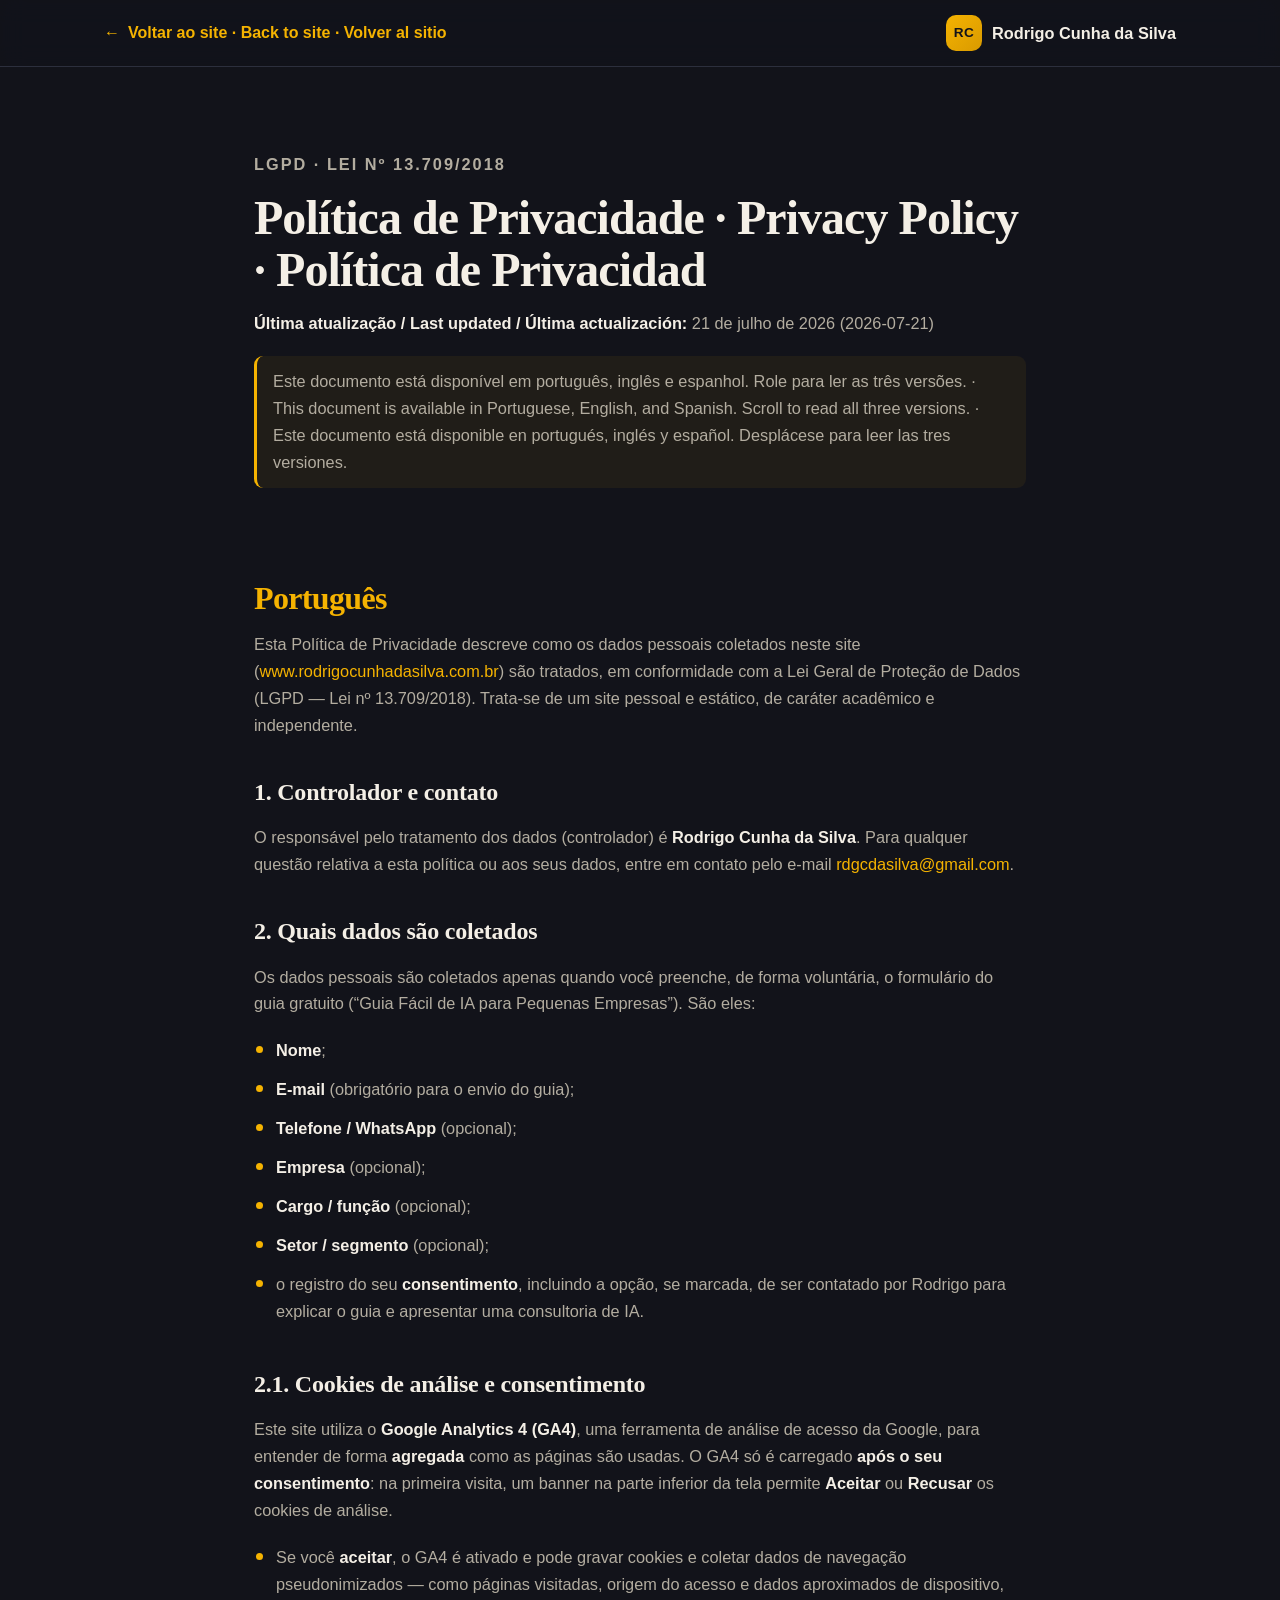
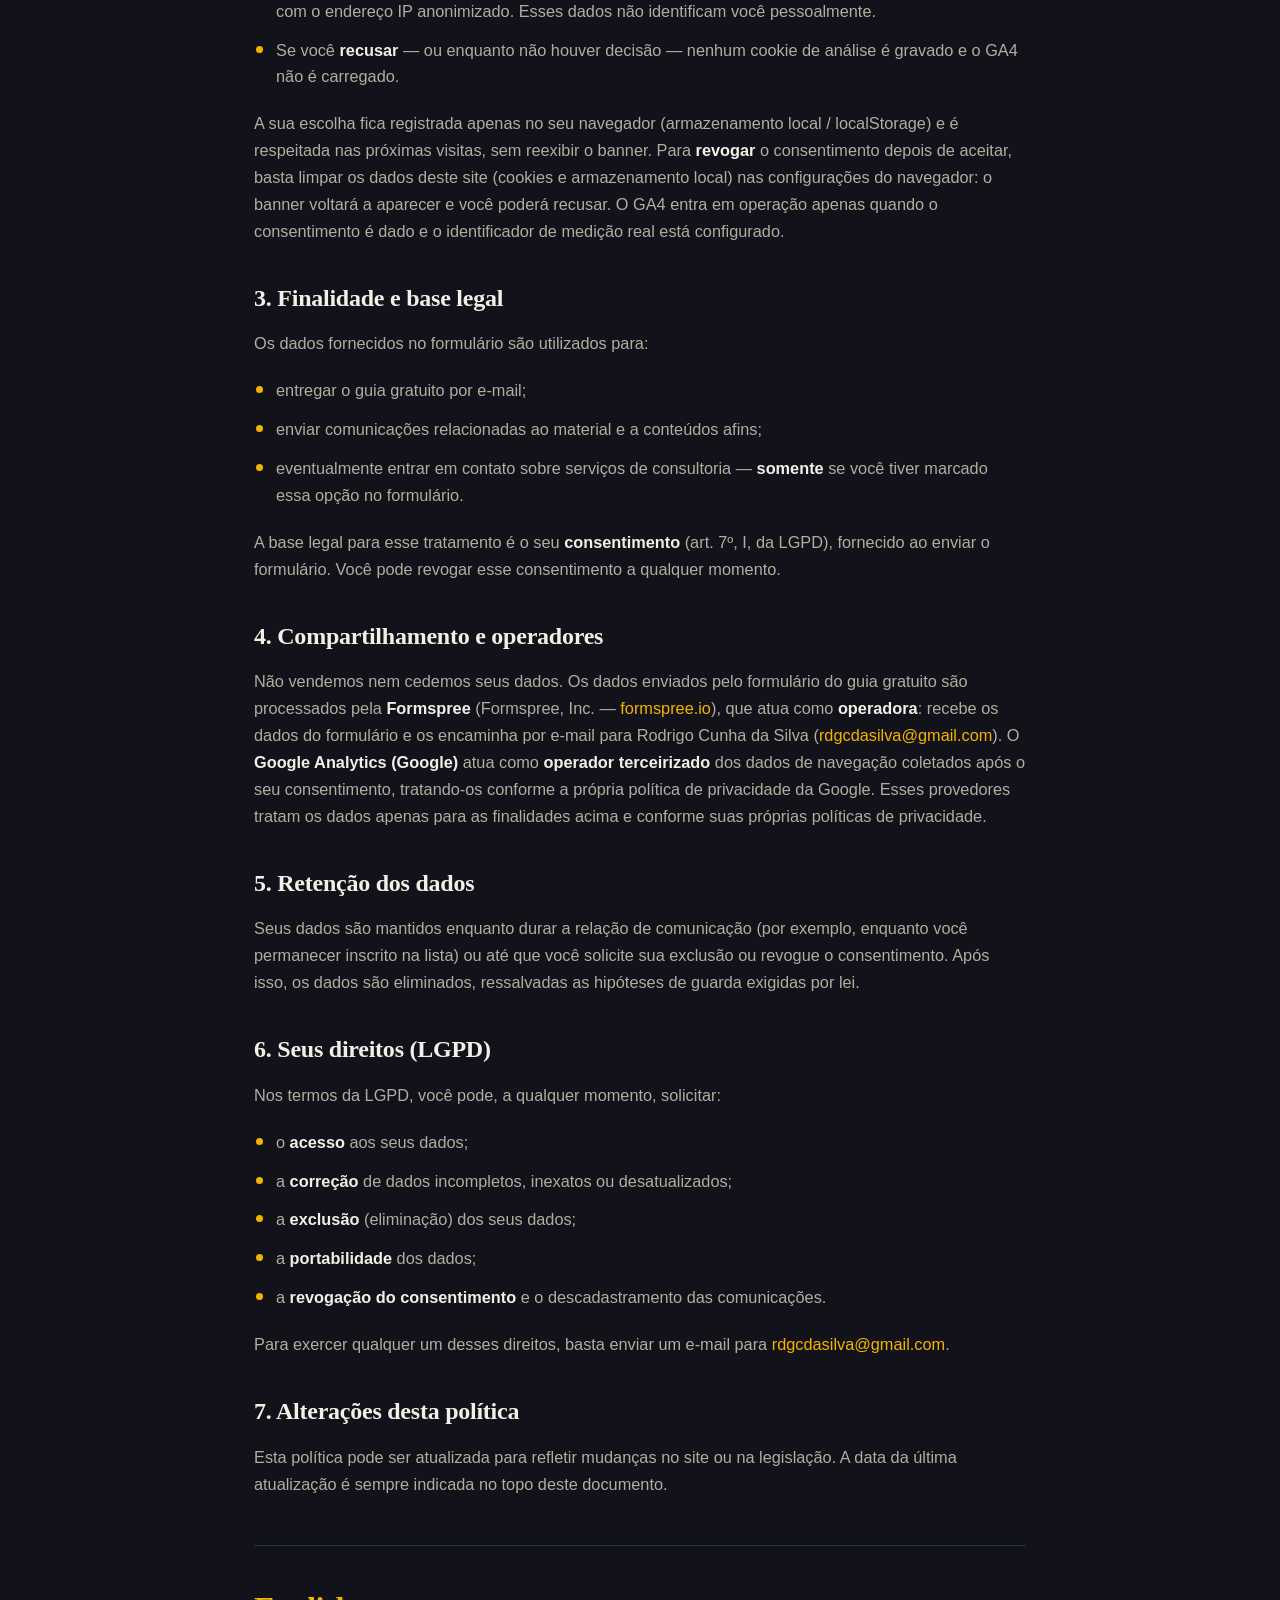
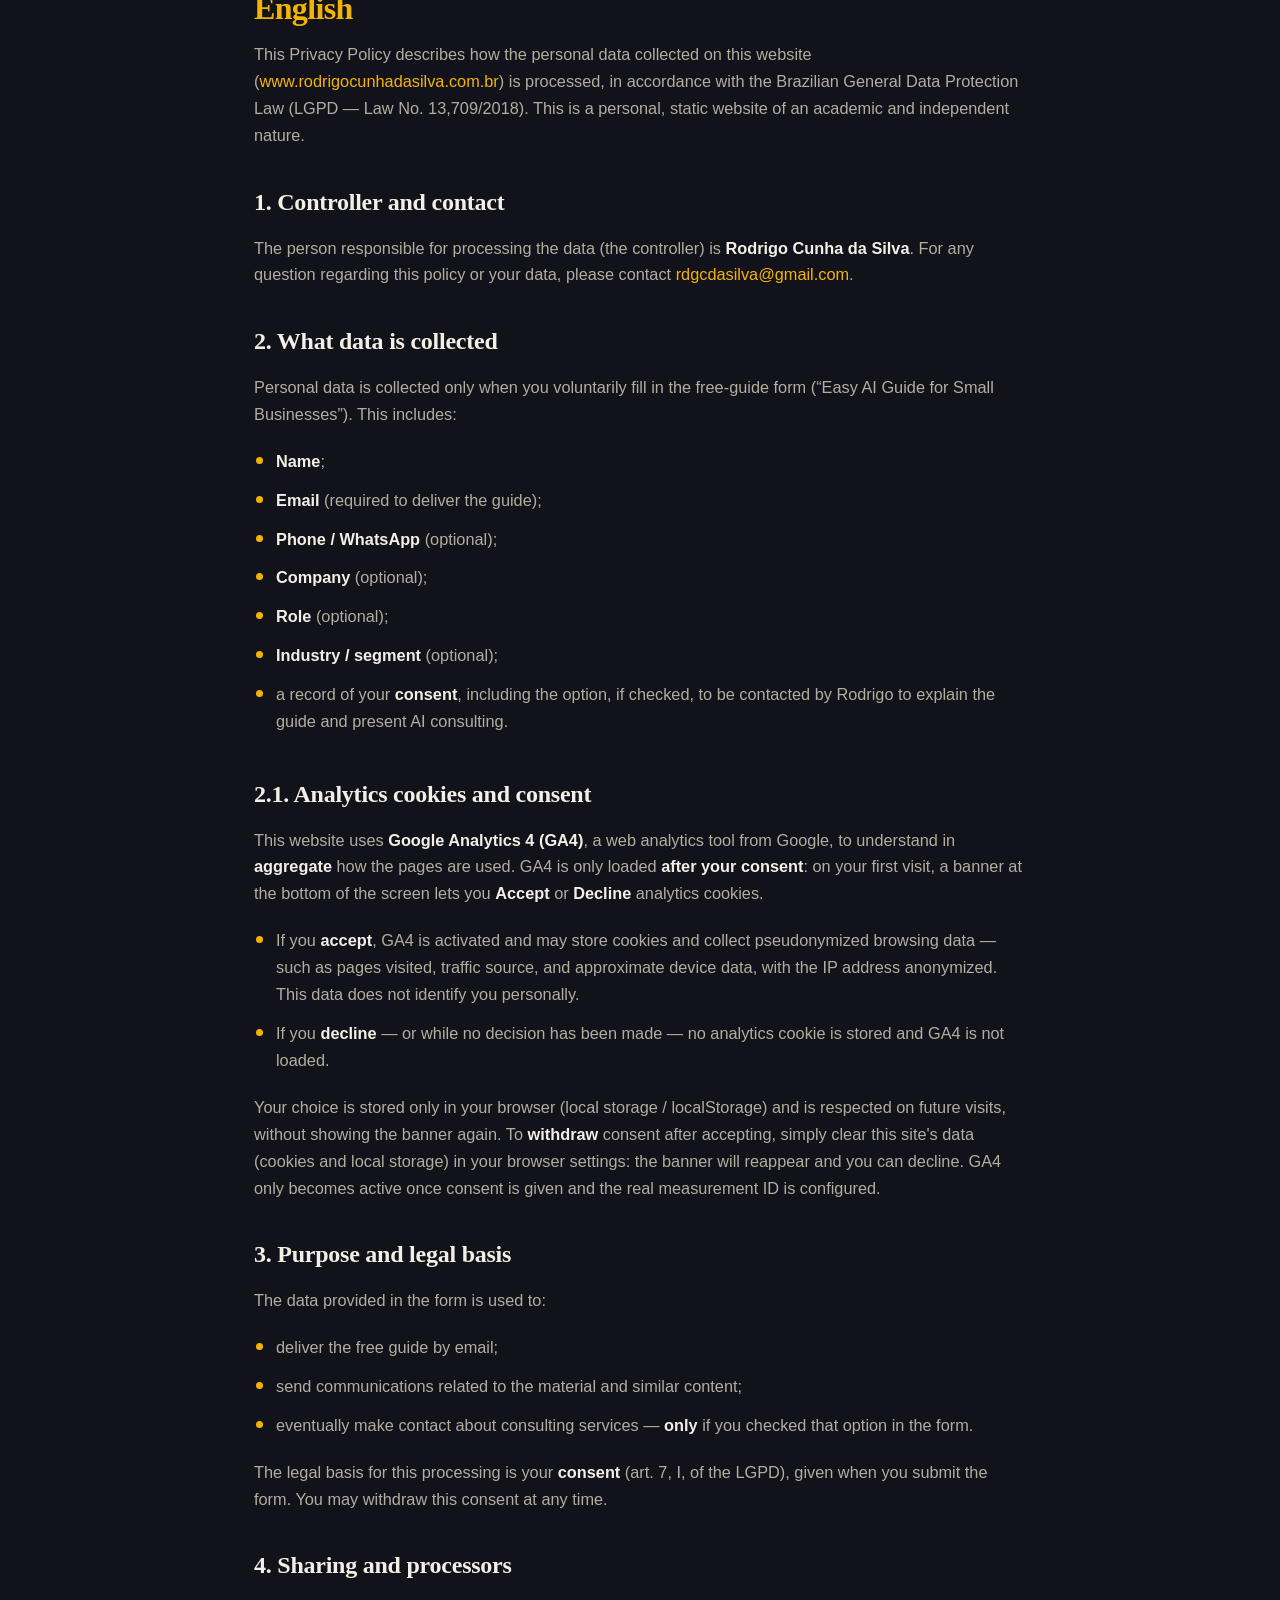
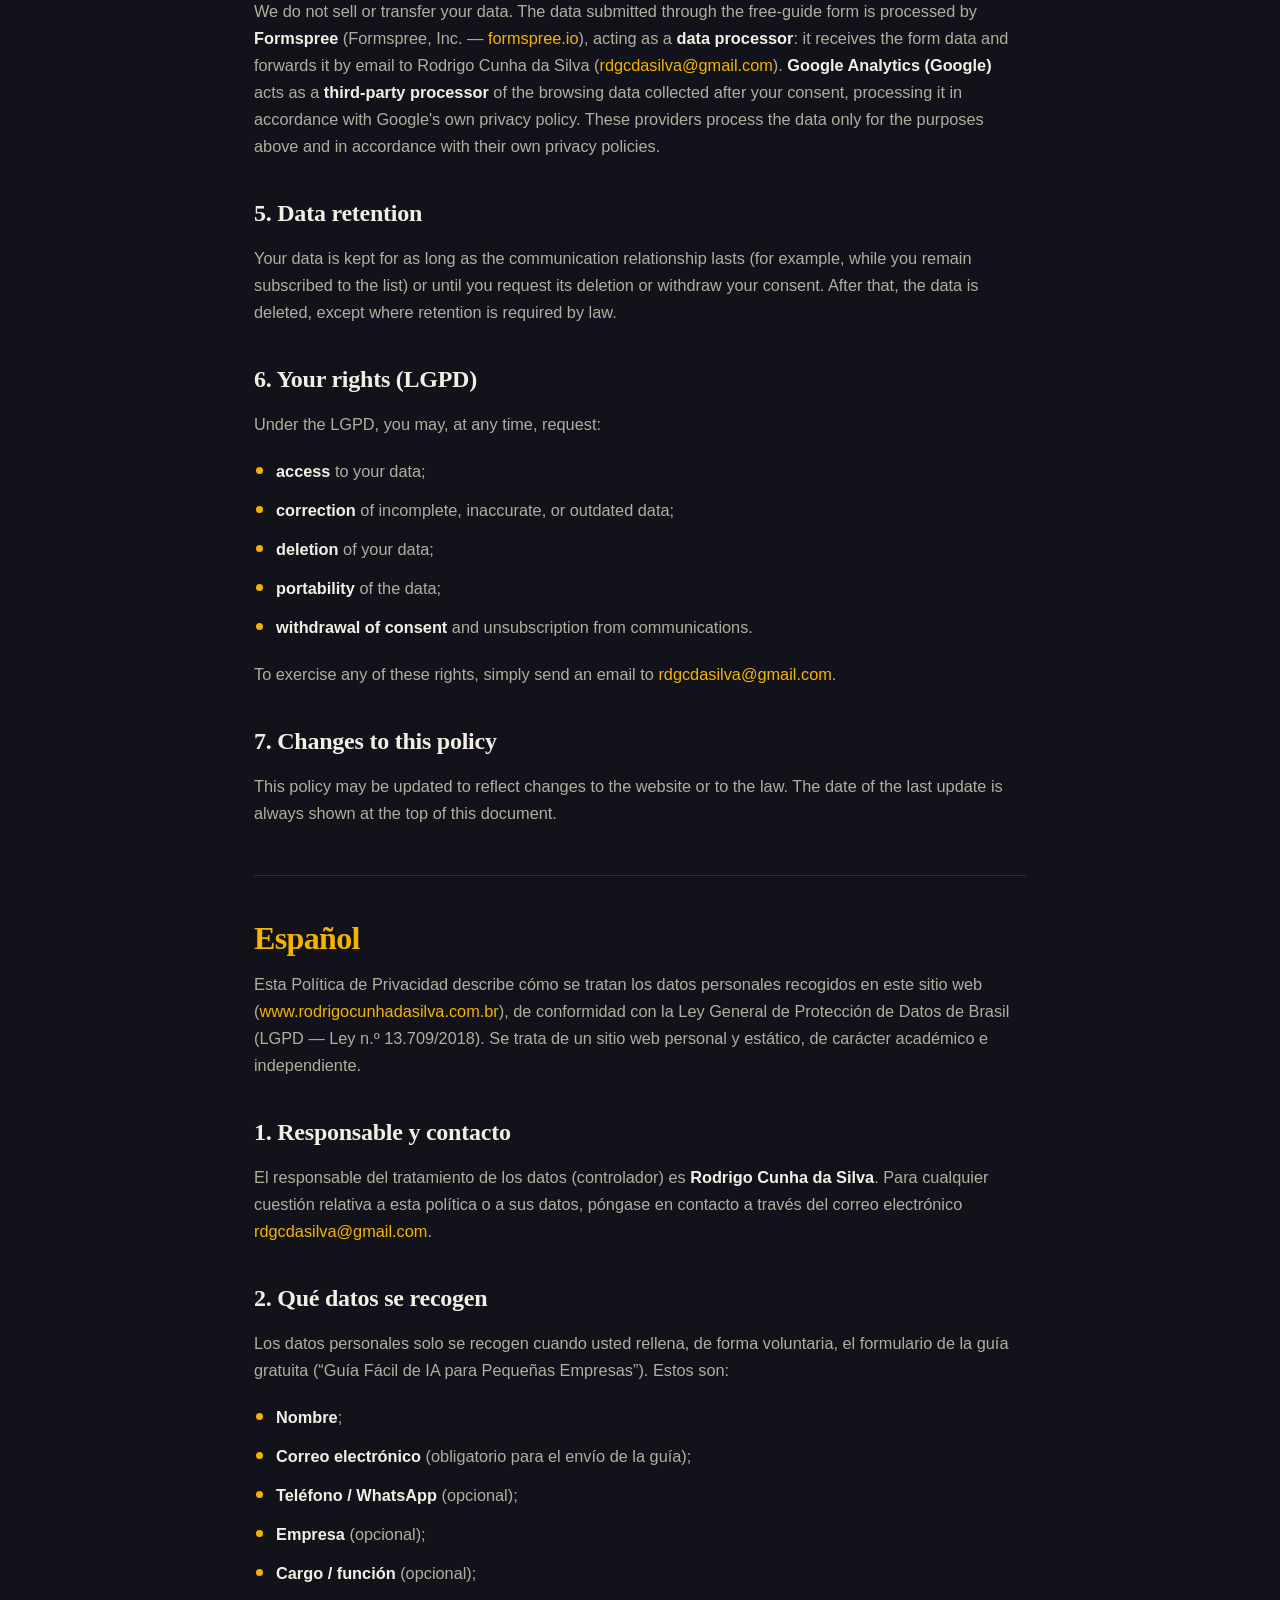
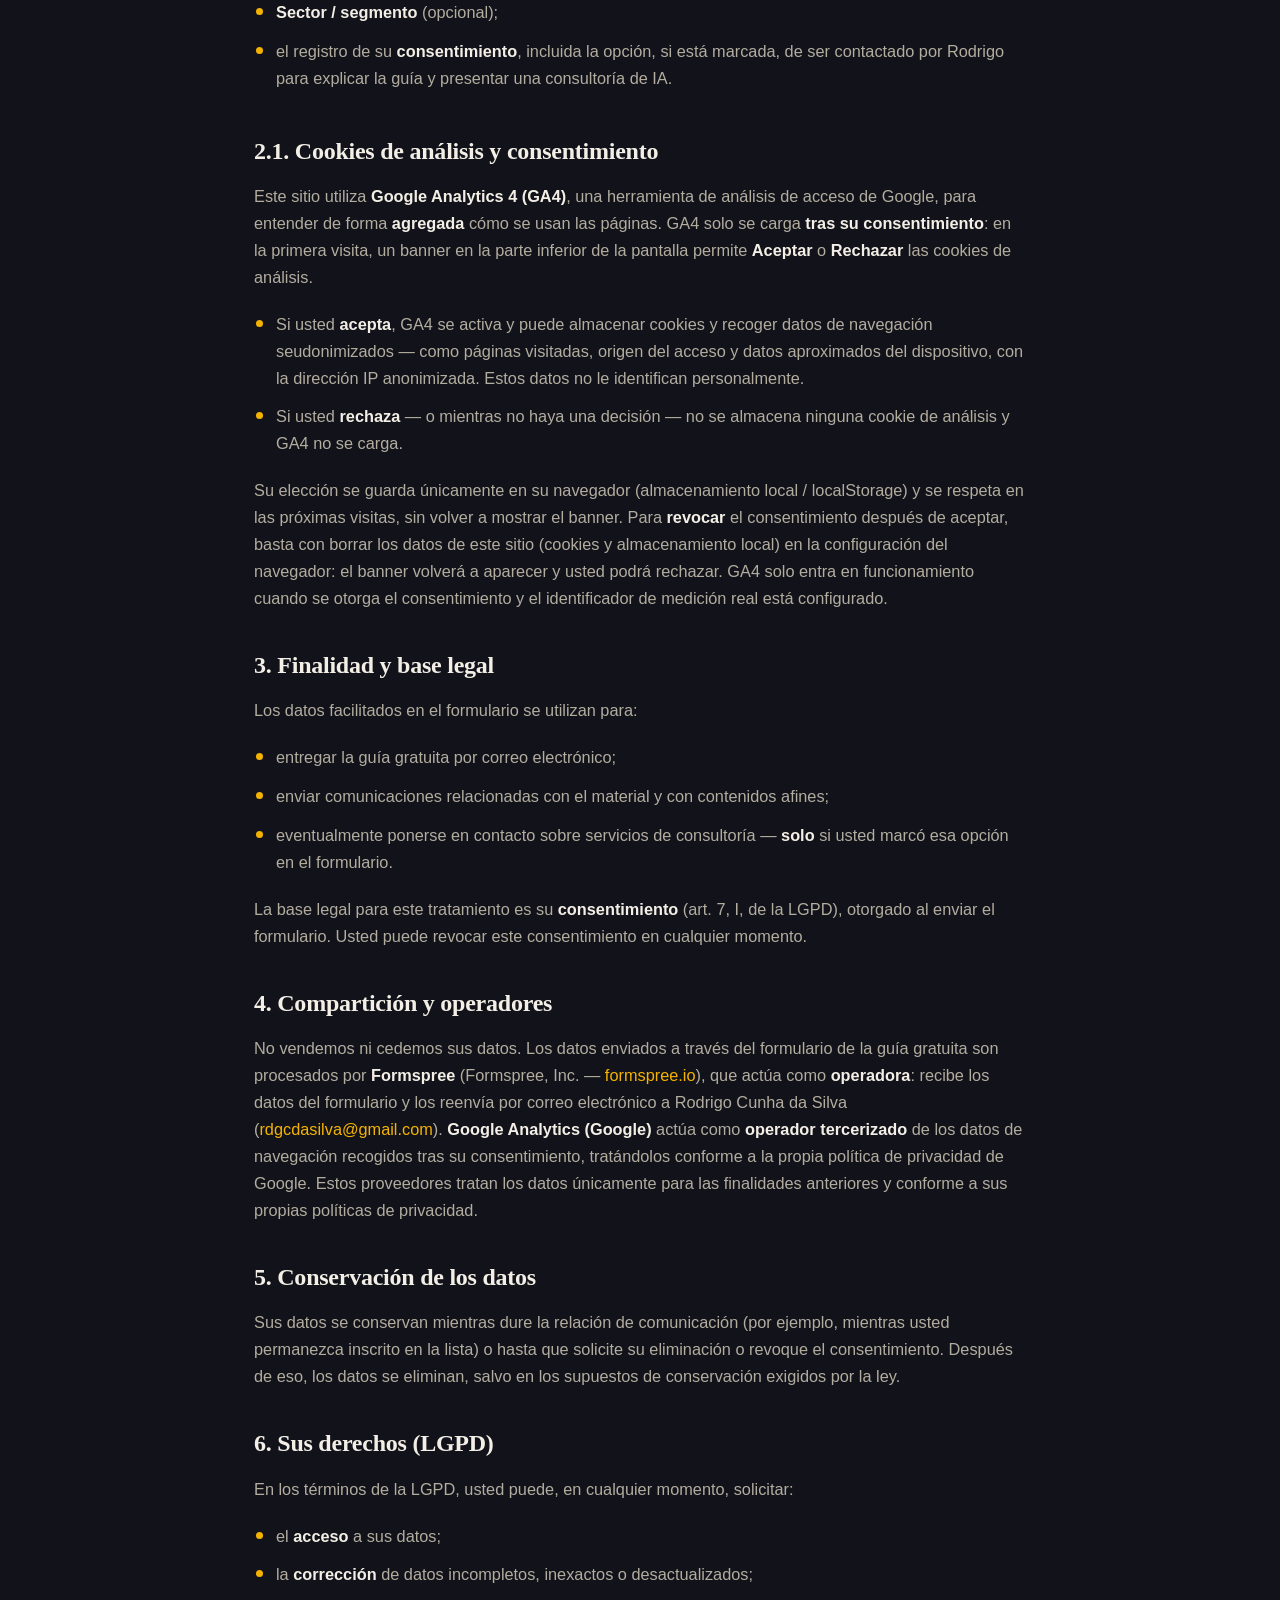
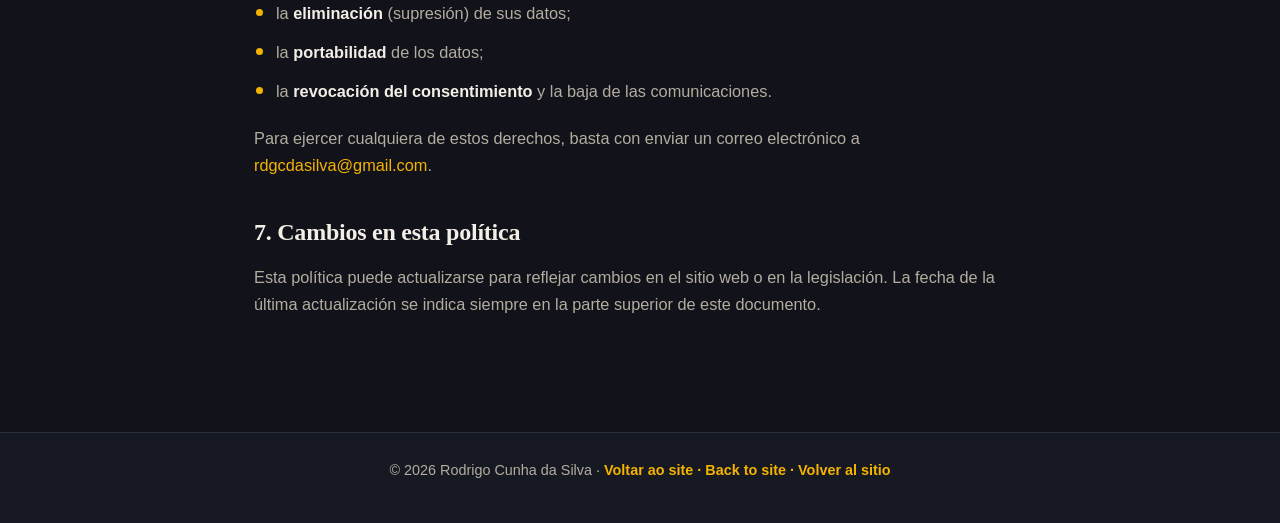
<file: privacidade.html>
<!DOCTYPE html>
<html lang="pt-BR">
<head>
  <meta charset="UTF-8">
  <meta name="viewport" content="width=device-width, initial-scale=1.0">
  <meta name="robots" content="noindex,follow">
  <meta name="description" content="Política de Privacidade e aviso de LGPD do site de Rodrigo Cunha da Silva. Como os dados coletados pelo formulário do guia gratuito são usados e quais são os seus direitos.">
  <title>Política de Privacidade · Rodrigo Cunha da Silva</title>
  <link rel="canonical" href="https://www.rodrigocunhadasilva.com.br/privacidade.html">
  <link rel="stylesheet" href="styles.css">
  <link rel="icon" type="image/svg+xml" href="assets/favicon.svg">
  <link rel="icon" href="data:image/svg+xml,<svg xmlns='http://www.w3.org/2000/svg' viewBox='0 0 100 100'><text y='.9em' font-size='90'>📊</text></svg>">
  <style>
    /* Página estática de política — reaproveita os tokens de styles.css */
    .policy-header {
      position: sticky; top: 0; z-index: 100;
      background: color-mix(in srgb, var(--bg) 82%, transparent);
      backdrop-filter: saturate(160%) blur(12px);
      -webkit-backdrop-filter: saturate(160%) blur(12px);
      border-bottom: 1px solid var(--border);
    }
    .policy-header-inner {
      max-width: var(--maxw); margin: 0 auto;
      height: var(--nav-h); padding: 0 24px;
      display: flex; align-items: center; justify-content: space-between; gap: 16px;
    }
    .policy-back {
      display: inline-flex; align-items: center; gap: 8px;
      font-weight: 600; color: var(--accent);
      transition: color 0.2s ease, transform 0.2s ease;
    }
    .policy-back:hover { color: var(--accent-600); transform: translateX(-2px); }
    .policy-brand { display: flex; align-items: center; gap: 10px; font-weight: 700; }
    .policy-main { padding: clamp(48px, 8vw, 84px) 0 clamp(60px, 9vw, 100px); }
    .policy-wrap { max-width: 820px; margin: 0 auto; padding: 0 24px; }
    .policy-kicker {
      text-transform: uppercase; letter-spacing: 2px;
      font-size: 0.76rem; font-weight: 700; color: var(--accent); margin-bottom: 10px;
    }
    .policy-h1 {
      font-family: var(--font-display);
      font-size: clamp(2rem, 5vw, 3rem); line-height: 1.08;
      letter-spacing: -0.02em; color: var(--text); margin-bottom: 14px;
    }
    .policy-updated { color: var(--text-muted); font-size: 0.92rem; margin-bottom: 8px; }
    .policy-lang-note {
      color: var(--text-muted); font-size: 0.92rem;
      border-left: 3px solid var(--accent); background: var(--accent-020);
      padding: 12px 16px; border-radius: var(--radius-sm); margin-top: 20px;
    }
    .policy-section {
      margin-top: 48px; padding-top: 36px; border-top: 1px solid var(--border);
    }
    .policy-section:first-of-type { border-top: none; }
    .policy-lang-title {
      font-family: var(--font-display);
      font-size: clamp(1.5rem, 3.4vw, 2rem); letter-spacing: -0.02em;
      color: var(--accent); margin-bottom: 6px;
    }
    .policy-h2 {
      font-family: var(--font-display);
      font-size: clamp(1.2rem, 2.6vw, 1.5rem); letter-spacing: -0.01em;
      color: var(--text); margin: 34px 0 12px;
    }
    .policy-wrap p { color: var(--text-muted); font-size: 1.02rem; margin-bottom: 14px; }
    .policy-wrap ul { list-style: none; margin: 0 0 14px; padding: 0; }
    .policy-wrap ul li {
      color: var(--text-muted); font-size: 1.02rem;
      padding: 6px 0 6px 22px; position: relative;
    }
    .policy-wrap ul li::before {
      content: ""; position: absolute; left: 2px; top: 15px;
      width: 7px; height: 7px; border-radius: 50%;
      background: var(--accent);
    }
    .policy-wrap a.inline-link {
      color: var(--accent); border-bottom: 1px solid transparent;
      transition: border-color 0.2s ease;
    }
    .policy-wrap a.inline-link:hover { border-bottom-color: var(--accent); }
    .policy-wrap strong { color: var(--text); }
    .policy-footer {
      background: var(--bg-2); border-top: 1px solid var(--border);
      padding: 26px 0; text-align: center;
    }
    .policy-footer p { color: var(--text-muted); font-size: 0.9rem; }
    .policy-footer a { color: var(--accent); font-weight: 600; }
  </style>
</head>
<body>
  <header class="policy-header">
    <div class="policy-header-inner">
      <a href="index.html" class="policy-back" aria-label="Voltar ao site">
        <span aria-hidden="true">←</span>
        <span>Voltar ao site · Back to site · Volver al sitio</span>
      </a>
      <span class="policy-brand">
        <span class="brand-mark" aria-hidden="true">RC</span>
        <span class="brand-text">Rodrigo Cunha da Silva</span>
      </span>
    </div>
  </header>

  <main class="policy-main">
    <div class="policy-wrap">
      <p class="policy-kicker">LGPD · Lei nº 13.709/2018</p>
      <h1 class="policy-h1">Política de Privacidade · Privacy Policy · Política de Privacidad</h1>
      <p class="policy-updated"><strong>Última atualização / Last updated / Última actualización:</strong> 21 de julho de 2026 (2026-07-21)</p>
      <p class="policy-lang-note">
        Este documento está disponível em português, inglês e espanhol. Role para ler as três versões. ·
        This document is available in Portuguese, English, and Spanish. Scroll to read all three versions. ·
        Este documento está disponible en portugués, inglés y español. Desplácese para leer las tres versiones.
      </p>

      <!-- ==================== PORTUGUÊS ==================== -->
      <section class="policy-section" lang="pt-BR" aria-labelledby="pt-title">
        <h2 class="policy-lang-title" id="pt-title">Português</h2>

        <p>
          Esta Política de Privacidade descreve como os dados pessoais coletados neste site
          (<a class="inline-link" href="https://www.rodrigocunhadasilva.com.br/">www.rodrigocunhadasilva.com.br</a>)
          são tratados, em conformidade com a Lei Geral de Proteção de Dados (LGPD — Lei nº 13.709/2018).
          Trata-se de um site pessoal e estático, de caráter acadêmico e independente.
        </p>

        <h3 class="policy-h2">1. Controlador e contato</h3>
        <p>
          O responsável pelo tratamento dos dados (controlador) é <strong>Rodrigo Cunha da Silva</strong>.
          Para qualquer questão relativa a esta política ou aos seus dados, entre em contato pelo e-mail
          <a class="inline-link" href="mailto:rdgcdasilva@gmail.com">rdgcdasilva@gmail.com</a>.
        </p>

        <h3 class="policy-h2">2. Quais dados são coletados</h3>
        <p>
          Os dados pessoais são coletados apenas quando você preenche, de forma voluntária, o
          formulário do guia gratuito (“Guia Fácil de IA para Pequenas Empresas”). São eles:
        </p>
        <ul>
          <li><strong>Nome</strong>;</li>
          <li><strong>E-mail</strong> (obrigatório para o envio do guia);</li>
          <li><strong>Telefone / WhatsApp</strong> (opcional);</li>
          <li><strong>Empresa</strong> (opcional);</li>
          <li><strong>Cargo / função</strong> (opcional);</li>
          <li><strong>Setor / segmento</strong> (opcional);</li>
          <li>o registro do seu <strong>consentimento</strong>, incluindo a opção, se marcada, de ser
            contatado por Rodrigo para explicar o guia e apresentar uma consultoria de IA.</li>
        </ul>
        <h3 class="policy-h2">2.1. Cookies de análise e consentimento</h3>
        <p>
          Este site utiliza o <strong>Google Analytics 4 (GA4)</strong>, uma ferramenta de análise de
          acesso da Google, para entender de forma <strong>agregada</strong> como as páginas são usadas.
          O GA4 só é carregado <strong>após o seu consentimento</strong>: na primeira visita, um banner
          na parte inferior da tela permite <strong>Aceitar</strong> ou <strong>Recusar</strong> os
          cookies de análise.
        </p>
        <ul>
          <li>Se você <strong>aceitar</strong>, o GA4 é ativado e pode gravar cookies e coletar dados de
            navegação pseudonimizados — como páginas visitadas, origem do acesso e dados aproximados de
            dispositivo, com o endereço IP anonimizado. Esses dados não identificam você pessoalmente.</li>
          <li>Se você <strong>recusar</strong> — ou enquanto não houver decisão — nenhum cookie de análise
            é gravado e o GA4 não é carregado.</li>
        </ul>
        <p>
          A sua escolha fica registrada apenas no seu navegador (armazenamento local / localStorage) e é
          respeitada nas próximas visitas, sem reexibir o banner. Para <strong>revogar</strong> o
          consentimento depois de aceitar, basta limpar os dados deste site (cookies e armazenamento
          local) nas configurações do navegador: o banner voltará a aparecer e você poderá recusar. O
          GA4 entra em operação apenas quando o consentimento é dado e o identificador de medição real
          está configurado.
        </p>

        <h3 class="policy-h2">3. Finalidade e base legal</h3>
        <p>Os dados fornecidos no formulário são utilizados para:</p>
        <ul>
          <li>entregar o guia gratuito por e-mail;</li>
          <li>enviar comunicações relacionadas ao material e a conteúdos afins;</li>
          <li>eventualmente entrar em contato sobre serviços de consultoria — <strong>somente</strong> se
            você tiver marcado essa opção no formulário.</li>
        </ul>
        <p>
          A base legal para esse tratamento é o seu <strong>consentimento</strong> (art. 7º, I, da LGPD),
          fornecido ao enviar o formulário. Você pode revogar esse consentimento a qualquer momento.
        </p>

        <h3 class="policy-h2">4. Compartilhamento e operadores</h3>
        <p>
          Não vendemos nem cedemos seus dados. Os dados enviados pelo formulário do guia gratuito são
          processados pela <strong>Formspree</strong> (Formspree, Inc. — <a class="inline-link" href="https://formspree.io" target="_blank" rel="noopener">formspree.io</a>),
          que atua como <strong>operadora</strong>: recebe os dados do formulário e os encaminha por e-mail
          para Rodrigo Cunha da Silva (<a class="inline-link" href="mailto:rdgcdasilva@gmail.com">rdgcdasilva@gmail.com</a>).
          O <strong>Google Analytics (Google)</strong> atua como <strong>operador terceirizado</strong> dos
          dados de navegação coletados após o seu consentimento, tratando-os conforme a própria política
          de privacidade da Google. Esses provedores tratam os dados apenas para as finalidades acima e
          conforme suas próprias políticas de privacidade.
        </p>

        <h3 class="policy-h2">5. Retenção dos dados</h3>
        <p>
          Seus dados são mantidos enquanto durar a relação de comunicação (por exemplo, enquanto você
          permanecer inscrito na lista) ou até que você solicite sua exclusão ou revogue o consentimento.
          Após isso, os dados são eliminados, ressalvadas as hipóteses de guarda exigidas por lei.
        </p>

        <h3 class="policy-h2">6. Seus direitos (LGPD)</h3>
        <p>Nos termos da LGPD, você pode, a qualquer momento, solicitar:</p>
        <ul>
          <li>o <strong>acesso</strong> aos seus dados;</li>
          <li>a <strong>correção</strong> de dados incompletos, inexatos ou desatualizados;</li>
          <li>a <strong>exclusão</strong> (eliminação) dos seus dados;</li>
          <li>a <strong>portabilidade</strong> dos dados;</li>
          <li>a <strong>revogação do consentimento</strong> e o descadastramento das comunicações.</li>
        </ul>
        <p>
          Para exercer qualquer um desses direitos, basta enviar um e-mail para
          <a class="inline-link" href="mailto:rdgcdasilva@gmail.com">rdgcdasilva@gmail.com</a>.
        </p>

        <h3 class="policy-h2">7. Alterações desta política</h3>
        <p>
          Esta política pode ser atualizada para refletir mudanças no site ou na legislação. A data da
          última atualização é sempre indicada no topo deste documento.
        </p>
      </section>

      <!-- ==================== ENGLISH ==================== -->
      <section class="policy-section" lang="en" aria-labelledby="en-title">
        <h2 class="policy-lang-title" id="en-title">English</h2>

        <p>
          This Privacy Policy describes how the personal data collected on this website
          (<a class="inline-link" href="https://www.rodrigocunhadasilva.com.br/">www.rodrigocunhadasilva.com.br</a>)
          is processed, in accordance with the Brazilian General Data Protection Law
          (LGPD — Law No. 13,709/2018). This is a personal, static website of an academic and
          independent nature.
        </p>

        <h3 class="policy-h2">1. Controller and contact</h3>
        <p>
          The person responsible for processing the data (the controller) is
          <strong>Rodrigo Cunha da Silva</strong>. For any question regarding this policy or your data,
          please contact
          <a class="inline-link" href="mailto:rdgcdasilva@gmail.com">rdgcdasilva@gmail.com</a>.
        </p>

        <h3 class="policy-h2">2. What data is collected</h3>
        <p>
          Personal data is collected only when you voluntarily fill in the free-guide form
          (“Easy AI Guide for Small Businesses”). This includes:
        </p>
        <ul>
          <li><strong>Name</strong>;</li>
          <li><strong>Email</strong> (required to deliver the guide);</li>
          <li><strong>Phone / WhatsApp</strong> (optional);</li>
          <li><strong>Company</strong> (optional);</li>
          <li><strong>Role</strong> (optional);</li>
          <li><strong>Industry / segment</strong> (optional);</li>
          <li>a record of your <strong>consent</strong>, including the option, if checked, to be
            contacted by Rodrigo to explain the guide and present AI consulting.</li>
        </ul>
        <h3 class="policy-h2">2.1. Analytics cookies and consent</h3>
        <p>
          This website uses <strong>Google Analytics 4 (GA4)</strong>, a web analytics tool from Google,
          to understand in <strong>aggregate</strong> how the pages are used. GA4 is only loaded
          <strong>after your consent</strong>: on your first visit, a banner at the bottom of the screen
          lets you <strong>Accept</strong> or <strong>Decline</strong> analytics cookies.
        </p>
        <ul>
          <li>If you <strong>accept</strong>, GA4 is activated and may store cookies and collect
            pseudonymized browsing data — such as pages visited, traffic source, and approximate device
            data, with the IP address anonymized. This data does not identify you personally.</li>
          <li>If you <strong>decline</strong> — or while no decision has been made — no analytics cookie
            is stored and GA4 is not loaded.</li>
        </ul>
        <p>
          Your choice is stored only in your browser (local storage / localStorage) and is respected on
          future visits, without showing the banner again. To <strong>withdraw</strong> consent after
          accepting, simply clear this site's data (cookies and local storage) in your browser settings:
          the banner will reappear and you can decline. GA4 only becomes active once consent is given and
          the real measurement ID is configured.
        </p>

        <h3 class="policy-h2">3. Purpose and legal basis</h3>
        <p>The data provided in the form is used to:</p>
        <ul>
          <li>deliver the free guide by email;</li>
          <li>send communications related to the material and similar content;</li>
          <li>eventually make contact about consulting services — <strong>only</strong> if you checked
            that option in the form.</li>
        </ul>
        <p>
          The legal basis for this processing is your <strong>consent</strong> (art. 7, I, of the LGPD),
          given when you submit the form. You may withdraw this consent at any time.
        </p>

        <h3 class="policy-h2">4. Sharing and processors</h3>
        <p>
          We do not sell or transfer your data. The data submitted through the free-guide form is
          processed by <strong>Formspree</strong> (Formspree, Inc. — <a class="inline-link" href="https://formspree.io" target="_blank" rel="noopener">formspree.io</a>),
          acting as a <strong>data processor</strong>: it receives the form data and forwards it by email
          to Rodrigo Cunha da Silva (<a class="inline-link" href="mailto:rdgcdasilva@gmail.com">rdgcdasilva@gmail.com</a>).
          <strong>Google Analytics (Google)</strong> acts as a <strong>third-party processor</strong> of
          the browsing data collected after your consent, processing it in accordance with Google's own
          privacy policy. These providers process the data only for the purposes above and in accordance
          with their own privacy policies.
        </p>

        <h3 class="policy-h2">5. Data retention</h3>
        <p>
          Your data is kept for as long as the communication relationship lasts (for example, while you
          remain subscribed to the list) or until you request its deletion or withdraw your consent.
          After that, the data is deleted, except where retention is required by law.
        </p>

        <h3 class="policy-h2">6. Your rights (LGPD)</h3>
        <p>Under the LGPD, you may, at any time, request:</p>
        <ul>
          <li><strong>access</strong> to your data;</li>
          <li><strong>correction</strong> of incomplete, inaccurate, or outdated data;</li>
          <li><strong>deletion</strong> of your data;</li>
          <li><strong>portability</strong> of the data;</li>
          <li><strong>withdrawal of consent</strong> and unsubscription from communications.</li>
        </ul>
        <p>
          To exercise any of these rights, simply send an email to
          <a class="inline-link" href="mailto:rdgcdasilva@gmail.com">rdgcdasilva@gmail.com</a>.
        </p>

        <h3 class="policy-h2">7. Changes to this policy</h3>
        <p>
          This policy may be updated to reflect changes to the website or to the law. The date of the
          last update is always shown at the top of this document.
        </p>
      </section>

      <!-- ==================== ESPAÑOL ==================== -->
      <section class="policy-section" lang="es" aria-labelledby="es-title">
        <h2 class="policy-lang-title" id="es-title">Español</h2>

        <p>
          Esta Política de Privacidad describe cómo se tratan los datos personales recogidos en este sitio
          web (<a class="inline-link" href="https://www.rodrigocunhadasilva.com.br/">www.rodrigocunhadasilva.com.br</a>),
          de conformidad con la Ley General de Protección de Datos de Brasil (LGPD — Ley n.º 13.709/2018).
          Se trata de un sitio web personal y estático, de carácter académico e independiente.
        </p>

        <h3 class="policy-h2">1. Responsable y contacto</h3>
        <p>
          El responsable del tratamiento de los datos (controlador) es <strong>Rodrigo Cunha da Silva</strong>.
          Para cualquier cuestión relativa a esta política o a sus datos, póngase en contacto a través del
          correo electrónico
          <a class="inline-link" href="mailto:rdgcdasilva@gmail.com">rdgcdasilva@gmail.com</a>.
        </p>

        <h3 class="policy-h2">2. Qué datos se recogen</h3>
        <p>
          Los datos personales solo se recogen cuando usted rellena, de forma voluntaria, el formulario de
          la guía gratuita (“Guía Fácil de IA para Pequeñas Empresas”). Estos son:
        </p>
        <ul>
          <li><strong>Nombre</strong>;</li>
          <li><strong>Correo electrónico</strong> (obligatorio para el envío de la guía);</li>
          <li><strong>Teléfono / WhatsApp</strong> (opcional);</li>
          <li><strong>Empresa</strong> (opcional);</li>
          <li><strong>Cargo / función</strong> (opcional);</li>
          <li><strong>Sector / segmento</strong> (opcional);</li>
          <li>el registro de su <strong>consentimiento</strong>, incluida la opción, si está marcada, de ser
            contactado por Rodrigo para explicar la guía y presentar una consultoría de IA.</li>
        </ul>
        <h3 class="policy-h2">2.1. Cookies de análisis y consentimiento</h3>
        <p>
          Este sitio utiliza <strong>Google Analytics 4 (GA4)</strong>, una herramienta de análisis de
          acceso de Google, para entender de forma <strong>agregada</strong> cómo se usan las páginas. GA4
          solo se carga <strong>tras su consentimiento</strong>: en la primera visita, un banner en la parte
          inferior de la pantalla permite <strong>Aceptar</strong> o <strong>Rechazar</strong> las cookies
          de análisis.
        </p>
        <ul>
          <li>Si usted <strong>acepta</strong>, GA4 se activa y puede almacenar cookies y recoger datos de
            navegación seudonimizados — como páginas visitadas, origen del acceso y datos aproximados del
            dispositivo, con la dirección IP anonimizada. Estos datos no le identifican personalmente.</li>
          <li>Si usted <strong>rechaza</strong> — o mientras no haya una decisión — no se almacena ninguna
            cookie de análisis y GA4 no se carga.</li>
        </ul>
        <p>
          Su elección se guarda únicamente en su navegador (almacenamiento local / localStorage) y se
          respeta en las próximas visitas, sin volver a mostrar el banner. Para <strong>revocar</strong> el
          consentimiento después de aceptar, basta con borrar los datos de este sitio (cookies y
          almacenamiento local) en la configuración del navegador: el banner volverá a aparecer y usted
          podrá rechazar. GA4 solo entra en funcionamiento cuando se otorga el consentimiento y el
          identificador de medición real está configurado.
        </p>

        <h3 class="policy-h2">3. Finalidad y base legal</h3>
        <p>Los datos facilitados en el formulario se utilizan para:</p>
        <ul>
          <li>entregar la guía gratuita por correo electrónico;</li>
          <li>enviar comunicaciones relacionadas con el material y con contenidos afines;</li>
          <li>eventualmente ponerse en contacto sobre servicios de consultoría — <strong>solo</strong> si
            usted marcó esa opción en el formulario.</li>
        </ul>
        <p>
          La base legal para este tratamiento es su <strong>consentimiento</strong> (art. 7, I, de la LGPD),
          otorgado al enviar el formulario. Usted puede revocar este consentimiento en cualquier momento.
        </p>

        <h3 class="policy-h2">4. Compartición y operadores</h3>
        <p>
          No vendemos ni cedemos sus datos. Los datos enviados a través del formulario de la guía gratuita
          son procesados por <strong>Formspree</strong> (Formspree, Inc. — <a class="inline-link" href="https://formspree.io" target="_blank" rel="noopener">formspree.io</a>),
          que actúa como <strong>operadora</strong>: recibe los datos del formulario y los reenvía por correo
          electrónico a Rodrigo Cunha da Silva (<a class="inline-link" href="mailto:rdgcdasilva@gmail.com">rdgcdasilva@gmail.com</a>).
          <strong>Google Analytics (Google)</strong> actúa como <strong>operador tercerizado</strong> de los
          datos de navegación recogidos tras su consentimiento, tratándolos conforme a la propia política de
          privacidad de Google. Estos proveedores tratan los datos únicamente para las finalidades
          anteriores y conforme a sus propias políticas de privacidad.
        </p>

        <h3 class="policy-h2">5. Conservación de los datos</h3>
        <p>
          Sus datos se conservan mientras dure la relación de comunicación (por ejemplo, mientras usted
          permanezca inscrito en la lista) o hasta que solicite su eliminación o revoque el consentimiento.
          Después de eso, los datos se eliminan, salvo en los supuestos de conservación exigidos por la ley.
        </p>

        <h3 class="policy-h2">6. Sus derechos (LGPD)</h3>
        <p>En los términos de la LGPD, usted puede, en cualquier momento, solicitar:</p>
        <ul>
          <li>el <strong>acceso</strong> a sus datos;</li>
          <li>la <strong>corrección</strong> de datos incompletos, inexactos o desactualizados;</li>
          <li>la <strong>eliminación</strong> (supresión) de sus datos;</li>
          <li>la <strong>portabilidad</strong> de los datos;</li>
          <li>la <strong>revocación del consentimiento</strong> y la baja de las comunicaciones.</li>
        </ul>
        <p>
          Para ejercer cualquiera de estos derechos, basta con enviar un correo electrónico a
          <a class="inline-link" href="mailto:rdgcdasilva@gmail.com">rdgcdasilva@gmail.com</a>.
        </p>

        <h3 class="policy-h2">7. Cambios en esta política</h3>
        <p>
          Esta política puede actualizarse para reflejar cambios en el sitio web o en la legislación. La
          fecha de la última actualización se indica siempre en la parte superior de este documento.
        </p>
      </section>
    </div>
  </main>

  <footer class="policy-footer">
    <div class="policy-wrap">
      <p>
        &copy; <span id="year">2026</span> Rodrigo Cunha da Silva ·
        <a href="index.html">Voltar ao site · Back to site · Volver al sitio</a>
      </p>
    </div>
  </footer>

  <script>
    (function () {
      var y = document.getElementById('year');
      if (y) y.textContent = new Date().getFullYear();
    })();
  </script>
</body>
</html>
</file>
<file: styles.css>
/* ============================================================
   Rodrigo Cunha da Silva — Landing Cinematográfica
   Tema fixo: grafite escuro · branco quente · âmbar (tool-yellow)
   Scroll-driven (GSAP + ScrollTrigger + Lenis) com fallbacks.
   ============================================================ */

:root {
  /* Paleta grafite cinematográfica (tema fixo escuro) */
  --bg: #12131a;
  --bg-2: #171922;
  --bg-alt: #14161f;
  --surface: #1b1e29;
  --surface-2: #21243040;
  --text: #f4efe6;         /* branco quente */
  --text-muted: #b3ada0;
  --border: #2c2f3d;

  --accent: #f5b301;       /* âmbar / tool-yellow */
  --accent-600: #d99a00;
  --accent-050: rgba(245, 179, 1, 0.12);
  --accent-020: rgba(245, 179, 1, 0.06);

  --shadow-sm: 0 1px 3px rgba(0, 0, 0, 0.5);
  --shadow-md: 0 10px 30px rgba(0, 0, 0, 0.5);
  --shadow-lg: 0 24px 60px rgba(0, 0, 0, 0.6);

  --radius: 14px;
  --radius-sm: 9px;
  --maxw: 1120px;
  --nav-h: 66px;

  --font: -apple-system, BlinkMacSystemFont, "Segoe UI", Roboto, Oxygen,
          Ubuntu, Cantarell, "Helvetica Neue", Arial, "Noto Sans", sans-serif;
  --font-display: "Iowan Old Style", "Palatino Linotype", "Book Antiqua",
          Palatino, Georgia, "Times New Roman", serif;
}

* { box-sizing: border-box; margin: 0; padding: 0; }

html {
  scroll-behavior: smooth;
  scroll-padding-top: calc(var(--nav-h) + 12px);
  background: var(--bg);
}
/* Lenis desativa scroll-behavior nativo quando o motor cinematográfico está ativo */
html.lenis, html.lenis body { height: auto; }
html.cinematic-on { scroll-behavior: auto; }
.lenis.lenis-smooth { scroll-behavior: auto !important; }

body {
  font-family: var(--font);
  background: var(--bg);
  color: var(--text);
  line-height: 1.65;
  -webkit-font-smoothing: antialiased;
  overflow-x: hidden;
}

a { color: inherit; text-decoration: none; }
img { max-width: 100%; display: block; }

.container { width: 100%; max-width: var(--maxw); margin: 0 auto; padding: 0 24px; }

/* ---------- Navbar ---------- */
.navbar {
  position: fixed;
  top: 0; left: 0; right: 0;
  z-index: 100;
  background: color-mix(in srgb, var(--bg) 78%, transparent);
  backdrop-filter: saturate(160%) blur(12px);
  -webkit-backdrop-filter: saturate(160%) blur(12px);
  border-bottom: 1px solid var(--border);
}
.nav-inner {
  max-width: var(--maxw);
  margin: 0 auto;
  height: var(--nav-h);
  padding: 0 24px;
  display: flex;
  align-items: center;
  justify-content: space-between;
}
.brand { display: flex; align-items: center; gap: 10px; font-weight: 700; }
.brand-mark {
  display: grid; place-items: center;
  width: 36px; height: 36px;
  border-radius: 10px;
  background: linear-gradient(135deg, var(--accent), var(--accent-600));
  color: #12131a;
  font-size: 0.85rem;
  letter-spacing: 0.5px;
  font-weight: 800;
}
.brand-text { font-size: 1.02rem; color: var(--text); }

.nav-links { list-style: none; display: flex; align-items: center; gap: 6px; }
.nav-links a {
  padding: 8px 12px;
  border-radius: 8px;
  color: var(--text-muted);
  font-weight: 500;
  font-size: 0.95rem;
  transition: color 0.2s ease, background 0.2s ease;
}
.nav-links a:hover,
.nav-links a.active { color: var(--text); background: var(--accent-050); }
.nav-links a.nav-cta,
.nav-links a.nav-cta:hover { color: #12131a; background: var(--accent); }
.nav-links a.nav-cta:hover { background: var(--accent-600); }

/* Seletor de idioma segmentado (PT · EN · ES) */
.lang-select-li { display: flex; align-items: center; }
.lang-select {
  display: inline-flex;
  align-items: center;
  gap: 2px;
  padding: 3px;
  border: 1px solid var(--border);
  border-radius: 10px;
  background: var(--surface);
}
.lang-opt {
  appearance: none;
  border: 0;
  min-width: 34px;
  height: 30px;
  padding: 0 9px;
  border-radius: 7px;
  background: transparent;
  color: var(--text-muted);
  cursor: pointer;
  font-family: inherit;
  font-size: 0.8rem;
  font-weight: 700;
  letter-spacing: 0.5px;
  transition: background 0.2s ease, color 0.2s ease;
}
.lang-opt:hover { color: var(--text); background: var(--accent-050); }
.lang-opt.is-active {
  color: #12131a;
  background: var(--accent);
}
.lang-opt:focus-visible {
  outline: 2px solid var(--accent);
  outline-offset: 2px;
}

.nav-cta-li { display: flex; align-items: center; }

/* Hamburger (mobile) */
.nav-toggle { display: none; }
.nav-hamburger {
  display: none;
  flex-direction: column;
  gap: 5px;
  padding: 8px;
  cursor: pointer;
  border-radius: 8px;
}
.nav-hamburger span {
  width: 24px; height: 2px;
  background: var(--text);
  border-radius: 2px;
  transition: transform 0.25s ease, opacity 0.25s ease;
}

/* Barra de progresso da jornada */
.scroll-progress {
  position: fixed;
  top: var(--nav-h); left: 0; right: 0;
  height: 3px;
  z-index: 99;
  background: transparent;
  pointer-events: none;
}
.scroll-progress span {
  display: block;
  height: 100%;
  width: 0%;
  background: linear-gradient(90deg, var(--accent-600), var(--accent));
  transition: width 0.1s linear;
}

/* ---------- Botões ---------- */
.btn {
  display: inline-block;
  padding: 12px 22px;
  border-radius: 10px;
  font-weight: 600;
  font-size: 0.98rem;
  cursor: pointer;
  border: 1px solid transparent;
  transition: transform 0.18s ease, box-shadow 0.18s ease, background 0.2s ease, color 0.2s ease;
}
.btn:hover { transform: translateY(-2px); }
.btn-sm { padding: 8px 15px; font-size: 0.9rem; }
.btn-primary {
  background: var(--accent);
  color: #12131a;
  box-shadow: var(--shadow-sm);
}
.btn-primary:hover { background: var(--accent-600); box-shadow: var(--shadow-md); }
.btn-ghost {
  background: transparent;
  color: var(--text);
  border-color: var(--border);
}
.btn-ghost:hover { border-color: var(--accent); color: var(--accent); }

/* ============================================================
   CAPÍTULOS CINEMATOGRÁFICOS
   ============================================================ */
.chapter {
  position: relative;
  width: 100%;
  /* Altura extra dá "trilho" de scroll para o pin/scrub.
     Em modo estático (fallback), vira apenas 100vh (ver abaixo). */
  height: 220vh;
  background: var(--bg);
}
.chapter-pin {
  position: relative;
  width: 100%;
  height: 100vh;
  min-height: 560px;
  overflow: hidden;
  display: flex;
  align-items: center;
}
.chapter-canvas {
  position: absolute;
  inset: 0;
  width: 100%;
  height: 100%;
  display: block;
  z-index: 0;
}
/* Backdrop de vídeo do capítulo (clipe Higgsfield). Fica sobre o canvas-poster,
   abaixo do scrim e do texto. Oculto até o vídeo estar pronto (evita frame
   preto); se falhar, o canvas-poster por baixo garante a imagem estática.
   O mesmo padrão vale para o Hero e para os capítulos fluxo/acolhimento/
   rigor/final — cada um tem seu próprio <video data-chapter-video>. */
.hero-video,
.chapter-video {
  position: absolute;
  inset: 0;
  width: 100%;
  height: 100%;
  object-fit: cover;
  display: block;
  z-index: 0;
  opacity: 0;
  pointer-events: none;
  transition: opacity 0.7s ease;
}
.hero-video.is-on,
.chapter-video.is-on { opacity: 1; }
/* Com o vídeo ativo, o canvas-poster daquele capítulo fica oculto (o vídeo o cobre). */
.chapter.chapter-video-on .chapter-canvas { opacity: 0; }

.chapter-scrim {
  position: absolute;
  inset: 0;
  z-index: 1;
  pointer-events: none;
  background:
    radial-gradient(120% 90% at 50% 100%, rgba(18,19,26,0.85), transparent 60%),
    linear-gradient(180deg, rgba(18,19,26,0.55) 0%, rgba(18,19,26,0.15) 35%, rgba(18,19,26,0.6) 100%);
}
.chapter-overlay {
  position: relative;
  z-index: 2;
  width: 100%;
  max-width: var(--maxw);
  margin: 0 auto;
  padding: 0 24px;
}
.hero-overlay { text-align: left; }

/* ---------- Capítulo 05 · Impacto (final) ----------
   O clipe deste capítulo tem a figura à ESQUERDA e espaço negativo
   quente à DIREITA. Deslocamos o texto/CTA para a metade direita, sobre
   esse espaço livre, para não sobrepor a figura. Só afeta #cap-final. */
#cap-final .chapter-overlay {
  max-width: none;
  margin: 0;
  /* empurra todo o conteúdo para a ~metade direita da viewport */
  padding-left: 52%;
  padding-right: max(24px, 4vw);
  text-align: right;
}
/* No espaço negativo à direita o texto alinha à direita, encostado na
   margem, deixando a figura à esquerda totalmente livre. */
#cap-final .chapter-kicker { margin-left: auto; }
#cap-final .chapter-title { max-width: 18ch; margin-left: auto; }
#cap-final .chapter-lead { max-width: 46ch; margin-left: auto; }
#cap-final .hero-cta { justify-content: flex-end; }
/* Ensaio de fecho (substitui o CTA repetido). Alinhado à direita, sobre o
   espaço negativo/scrim, com largura contida para caber no quadro. */
#cap-final .final-essay { max-width: 52ch; margin-left: auto; margin-top: 26px; }
.final-essay-kicker {
  text-transform: uppercase;
  letter-spacing: 3px;
  font-size: 0.74rem;
  font-weight: 700;
  color: var(--accent);
  margin-bottom: 10px;
}
.final-essay-title {
  font-family: var(--font-display);
  font-size: clamp(1.4rem, 3vw, 2rem);
  line-height: 1.1;
  letter-spacing: -0.02em;
  color: var(--text);
  margin-bottom: 14px;
}
.final-essay-text {
  font-size: clamp(1rem, 1.9vw, 1.16rem);
  line-height: 1.6;
  color: var(--text);
  text-shadow: 0 1px 12px rgba(18, 19, 26, 0.7);
}
/* Scrim enviesado para a direita: reforça a legibilidade sob o texto
   sem escurecer demais a figura à esquerda. Mantém o tom grafite/âmbar. */
#cap-final .chapter-scrim {
  background:
    radial-gradient(85% 120% at 80% 50%, rgba(18,19,26,0.82), transparent 62%),
    linear-gradient(90deg, rgba(18,19,26,0.04) 0%, rgba(18,19,26,0.32) 46%, rgba(18,19,26,0.72) 100%),
    linear-gradient(180deg, rgba(18,19,26,0.45) 0%, rgba(18,19,26,0.10) 40%, rgba(18,19,26,0.52) 100%);
}

.hero-figure {
  position: absolute;
  right: 6%;
  bottom: 0;
  z-index: 1;
  width: min(38vw, 360px);
  height: 78vh;
  opacity: 0.9;
  pointer-events: none;
  filter: drop-shadow(0 0 40px rgba(245,179,1,0.15));
}
@media (max-width: 820px) { .hero-figure { opacity: 0.45; right: -4%; width: 60vw; } }
/* Com a imagem de referência real carregada, a figura real vem do canvas:
   a silhueta-placeholder é ocultada para não competir com a foto. */
html.hero-has-poster .hero-figure { display: none; }

/* Opção A: fundos limpos sem pessoas. Oculta a silhueta-figura do Hero e
   mantém os <video> dos capítulos inertes/ocultos (nenhuma figura aparece);
   o fundo visível é apenas o placeholder-gradiente grafite→âmbar. */
html.clean-placeholder .hero-figure { display: none; }
html.clean-placeholder .hero-video,
html.clean-placeholder .chapter-video { display: none; }

.chapter-kicker {
  text-transform: uppercase;
  letter-spacing: 3px;
  font-size: 0.76rem;
  font-weight: 700;
  color: var(--accent);
  margin-bottom: 18px;
}
.chapter-title {
  font-family: var(--font-display);
  font-size: clamp(2.2rem, 6vw, 4.2rem);
  line-height: 1.05;
  letter-spacing: -0.02em;
  color: var(--text);
  margin-bottom: 20px;
  max-width: 15ch;
}
.chapter-lead {
  font-size: clamp(1.05rem, 2.2vw, 1.35rem);
  color: var(--text-muted);
  max-width: 60ch;
}
.chapter-quote {
  font-family: var(--font-display);
  font-style: italic;
  font-size: clamp(1.3rem, 3vw, 2rem);
  color: var(--accent);
  margin-bottom: 18px;
  max-width: 24ch;
}

/* Hero (capítulo 1) tipografia */
.hero-eyebrow {
  text-transform: uppercase;
  letter-spacing: 2px;
  font-size: 0.8rem;
  font-weight: 700;
  color: var(--accent);
  margin-bottom: 14px;
}
.hero-overlay h1 {
  font-family: var(--font-display);
  font-size: clamp(2.6rem, 7vw, 5rem);
  line-height: 1.02;
  letter-spacing: -0.02em;
  margin-bottom: 16px;
  color: var(--text);
}
.hero-tagline {
  font-size: clamp(1.05rem, 2.4vw, 1.4rem);
  font-weight: 600;
  color: var(--text);
  margin-bottom: 16px;
  max-width: 42ch;
}
.hero-intro {
  font-size: 1.06rem;
  color: var(--text-muted);
  max-width: 52ch;
  margin-bottom: 30px;
}
.hero-cta { display: flex; gap: 14px; flex-wrap: wrap; }
.scroll-hint {
  margin-top: 34px;
  font-size: 0.82rem;
  letter-spacing: 1px;
  color: var(--text-muted);
  text-transform: uppercase;
}

/* No modo cinematográfico o GSAP controla a opacidade dos .reveal via
   inline styles (gsap.from/gsap.to). Deixamos o estado natural VISÍVEL para
   que, se o JS falhar, nada fique escondido. */
html.cinematic-on .reveal { will-change: opacity, transform; }

/* ============================================================
   SEÇÕES DE CONTEÚDO REAL
   ============================================================ */
.section {
  position: relative;
  z-index: 3;
  background: var(--bg);
  padding: clamp(60px, 9vw, 100px) 0;
}
.section-alt { background: var(--bg-alt); }

.section-eyebrow {
  text-transform: uppercase;
  letter-spacing: 2px;
  font-size: 0.76rem;
  font-weight: 700;
  color: var(--accent);
  margin-bottom: 8px;
}
.section-title {
  font-family: var(--font-display);
  font-size: clamp(1.7rem, 4vw, 2.5rem);
  letter-spacing: -0.02em;
  margin-bottom: 36px;
  color: var(--text);
}
.section-title + .section-subtitle { margin-top: -24px; }
.section-subtitle {
  color: var(--text-muted);
  font-size: 1.05rem;
  max-width: 720px;
  margin-bottom: 40px;
}

/* ============================================================
   INTRODUÇÃO — ensaio de abertura "O que move as pessoas"
   Seção normal (grafite), tipografia serifada, âmbar no eyebrow.
   ============================================================ */
.intro-section {
  padding: clamp(72px, 12vw, 128px) 0;
}
.intro-title {
  font-family: var(--font-display);
  font-size: clamp(2rem, 5.2vw, 3.1rem);
  line-height: 1.08;
  letter-spacing: -0.02em;
  color: var(--text);
  max-width: 20ch;
  margin-bottom: 28px;
}
.intro-text {
  font-size: clamp(1.08rem, 2.1vw, 1.35rem);
  line-height: 1.65;
  color: var(--text);
  max-width: 62ch;
}

/* Reveal suave para blocos de conteúdo (fade-in por IntersectionObserver) */
.section .container > * { }
.in-view-fade { opacity: 0; transform: translateY(24px); }
.in-view-fade.is-visible { opacity: 1; transform: none; transition: opacity 0.7s ease, transform 0.7s ease; }

/* ---------- Timeline ---------- */
.timeline {
  list-style: none;
  position: relative;
  margin-left: 6px;
  padding-left: 28px;
  border-left: 2px solid var(--border);
}
.timeline-item { position: relative; padding-bottom: 34px; }
.timeline-item:last-child { padding-bottom: 0; }
.timeline-item::before {
  content: "";
  position: absolute;
  left: -37px;
  top: 4px;
  width: 14px; height: 14px;
  border-radius: 50%;
  background: var(--bg);
  border: 3px solid var(--accent);
  box-shadow: 0 0 0 4px var(--bg-alt);
}
.timeline-period {
  font-size: 0.82rem;
  font-weight: 700;
  color: var(--accent);
  text-transform: uppercase;
  letter-spacing: 0.5px;
  margin-bottom: 6px;
}
.timeline-role { font-size: 1.14rem; letter-spacing: -0.01em; margin-bottom: 3px; color: var(--text); }
.timeline-org { font-weight: 600; color: var(--text); margin-bottom: 8px; }
.timeline-desc { color: var(--text-muted); font-size: 0.98rem; margin-bottom: 12px; }
.timeline-body .tags-sm { margin-top: 4px; }

.cert-block { margin-top: 44px; }
.cert-block .skills-title { margin-bottom: 16px; }

/* ---------- Sobre ---------- */
.about-grid {
  display: grid;
  grid-template-columns: 1.6fr 1fr;
  gap: 40px;
  align-items: start;
}
.about-text p { margin-bottom: 16px; color: var(--text-muted); font-size: 1.05rem; }
.about-text p:last-child { margin-bottom: 0; }

.about-video { margin: 0; max-width: 100%; text-align: center; }
.about-video-player {
  display: block;
  width: 100%;
  height: auto;
  border-radius: var(--radius);
  border: 1px solid var(--border);
  box-shadow: var(--shadow-md);
  background: #000;
}
.about-video-caption {
  margin-top: 12px;
  font-size: 0.92rem;
  font-weight: 600;
  color: var(--text-muted);
}

.skills-title { font-size: 1.1rem; margin-bottom: 16px; color: var(--text); }

.tags { list-style: none; display: flex; flex-wrap: wrap; gap: 10px; }
.tag {
  background: var(--accent-050);
  color: var(--accent);
  padding: 7px 14px;
  border-radius: 999px;
  font-size: 0.88rem;
  font-weight: 600;
  border: 1px solid color-mix(in srgb, var(--accent) 24%, transparent);
}
.tags-sm .tag { font-size: 0.8rem; padding: 5px 11px; }

/* ---------- Grids de cartões ---------- */
.cards-grid {
  display: grid;
  grid-template-columns: repeat(auto-fit, minmax(260px, 1fr));
  gap: 24px;
}
/* Serviços tem 4 cartões: grade 2x2 no desktop evita um cartão órfão sozinho numa 3ª linha */
#servicos .cards-grid { grid-template-columns: repeat(2, minmax(0, 1fr)); }
/* Produtos tem 5 cartões: grade fluida (auto-fit) evita órfão e distribui bem as linhas no desktop */
#produtos .cards-grid { grid-template-columns: repeat(auto-fit, minmax(280px, 1fr)); }
/* Projetos tem 3 cartões: grade de 3 colunas no desktop mantém uma linha única sem órfão */
#pesquisas .cards-grid { grid-template-columns: repeat(3, minmax(0, 1fr)); }
.card {
  background: var(--surface);
  border: 1px solid var(--border);
  border-radius: var(--radius);
  padding: 28px 26px;
  box-shadow: var(--shadow-sm);
  transition: transform 0.22s ease, box-shadow 0.22s ease, border-color 0.22s ease;
}
.card:hover {
  transform: translateY(-6px);
  box-shadow: var(--shadow-lg);
  border-color: color-mix(in srgb, var(--accent) 45%, var(--border));
}
.system-card { border-color: color-mix(in srgb, var(--accent) 30%, var(--border)); box-shadow: var(--shadow-md); }
.card-icon {
  font-size: 2rem;
  width: 56px; height: 56px;
  display: grid; place-items: center;
  border-radius: 14px;
  background: var(--accent-050);
  border: 1px solid var(--border);
  margin-bottom: 16px;
}
.card-desc { color: var(--text-muted); font-size: 0.98rem; }
.project-title { font-size: 1.22rem; margin-bottom: 12px; letter-spacing: -0.01em; color: var(--text); }
.project-card .card-desc, .service-card .card-desc { margin-bottom: 16px; }
.card-link {
  display: inline-block;
  margin-top: 4px;
  font-weight: 700;
  color: var(--accent);
  transition: color 0.2s ease, transform 0.2s ease;
}
.card-link:hover { color: var(--accent-600); transform: translateX(3px); }
.card-complement { margin-top: 18px; padding-top: 14px; border-top: 1px solid var(--border); }
.card-complement-desc { color: var(--text-muted); font-size: 0.86rem; margin-bottom: 8px; }
.card-sublink {
  display: inline-block;
  font-size: 0.85rem;
  font-weight: 600;
  color: var(--accent);
  transition: color 0.2s ease, transform 0.2s ease;
}
.card-sublink:hover { color: var(--accent-600); transform: translateX(2px); }

/* ---------- Produtos & Relatórios ---------- */
.product-card { display: flex; flex-direction: column; }
.product-card .card-desc { margin-bottom: 14px; }
.product-card .tags-sm { margin-bottom: 14px; }
.product-flow {
  font-size: 0.86rem;
  color: var(--text-muted);
  margin-bottom: 10px;
}
.product-card .card-link { margin-bottom: 14px; }
.product-price {
  margin-top: auto;
  margin-bottom: 14px;
  font-size: 0.92rem;
  color: var(--text-muted);
}
.product-price .price-value {
  font-family: var(--font-display);
  font-size: 1.6rem;
  font-weight: 800;
  color: var(--accent);
  letter-spacing: -0.01em;
}
.product-card .btn { align-self: flex-start; }

/* ---------- Conteúdos & Blog ---------- */
/* Grade fluida: acomoda bem 3, 4 ou 5+ cartões sem órfão isolado */
#conteudos .cards-grid,
#blog .cards-grid { grid-template-columns: repeat(auto-fill, minmax(280px, 1fr)); }

/* Cartões do Blog: reaproveitam o layout dos content-card, sem badge/filtro */
.blog-card { display: flex; flex-direction: column; }
.blog-card .project-title { margin-bottom: 6px; }
.blog-card .card-desc { margin-bottom: 16px; }
.blog-card .card-link { margin-top: auto; align-self: flex-start; }

.content-filter {
  display: flex;
  flex-wrap: wrap;
  gap: 10px;
  margin: 0 0 28px;
}
.content-filter-btn {
  font: inherit;
  font-size: 0.9rem;
  font-weight: 600;
  color: var(--text-muted);
  background: var(--surface);
  border: 1px solid var(--border);
  border-radius: 999px;
  padding: 8px 16px;
  cursor: pointer;
  transition: color 0.2s ease, background 0.2s ease, border-color 0.2s ease;
}
.content-filter-btn:hover {
  color: var(--text);
  border-color: color-mix(in srgb, var(--accent) 45%, var(--border));
}
.content-filter-btn:focus-visible {
  outline: 2px solid var(--accent);
  outline-offset: 2px;
}
.content-filter-btn.is-active {
  color: #12131a;
  background: var(--accent);
  border-color: var(--accent);
}

.content-card { display: flex; flex-direction: column; }
/* [hidden] precisa vencer o display:flex acima para o filtro ocultar o cartão */
.content-card[hidden] { display: none; }
.content-badge {
  align-self: flex-start;
  font-size: 0.74rem;
  font-weight: 700;
  letter-spacing: 0.06em;
  text-transform: uppercase;
  color: var(--accent);
  background: var(--accent-050);
  border: 1px solid color-mix(in srgb, var(--accent) 24%, transparent);
  border-radius: 999px;
  padding: 4px 12px;
  margin-bottom: 14px;
}
.content-card .project-title { margin-bottom: 6px; }
.content-date {
  font-size: 0.82rem;
  font-weight: 600;
  color: var(--text-muted);
  margin-bottom: 12px;
}
.content-card .card-desc { margin-bottom: 16px; }
.content-card .card-link { margin-top: auto; align-self: flex-start; }

/* Embed responsivo 16:9 do YouTube (para quem preferir embutir o vídeo) */
.video-embed {
  position: relative;
  width: 100%;
  aspect-ratio: 16 / 9;
  margin-bottom: 16px;
  border-radius: var(--radius-sm);
  overflow: hidden;
  background: #000;
}
.video-embed iframe {
  position: absolute;
  inset: 0;
  width: 100%;
  height: 100%;
  border: 0;
}

.content-empty {
  color: var(--text-muted);
  font-size: 0.95rem;
  margin-top: 8px;
}

/* ---------- Disclaimer (ofertas / rodapé) ---------- */
.offers-disclaimer {
  margin-top: 30px;
  padding: 14px 18px;
  border-left: 3px solid var(--accent);
  background: var(--accent-020);
  border-radius: var(--radius-sm);
  color: var(--text-muted);
  font-size: 0.9rem;
  max-width: 820px;
}
.footer-disclaimer {
  margin-top: 14px;
  padding-top: 14px;
  border-top: 1px solid var(--border);
}
.footer-disclaimer p { color: var(--text-muted); font-size: 0.82rem; line-height: 1.5; }

/* ---------- Isca gratuita: bloco + formulário de lead ---------- */
.lead-block {
  margin-top: 40px;
  display: grid;
  grid-template-columns: 1fr 1.1fr;
  gap: 32px;
  align-items: start;
  padding: 32px;
  background: var(--surface);
  border: 1px solid color-mix(in srgb, var(--accent) 30%, var(--border));
  border-radius: var(--radius);
  box-shadow: var(--shadow-md);
}
.lead-title {
  font-family: var(--font-display);
  font-size: clamp(1.3rem, 3vw, 1.8rem);
  letter-spacing: -0.01em;
  color: var(--text);
  margin-bottom: 12px;
}
.lead-desc { color: var(--text-muted); font-size: 0.98rem; }

.lead-form {
  display: grid;
  grid-template-columns: 1fr 1fr;
  gap: 16px;
}
.lead-field { display: flex; flex-direction: column; gap: 6px; }
.lead-field-full { grid-column: 1 / -1; }
.lead-field label {
  font-size: 0.86rem;
  font-weight: 600;
  color: var(--text);
}
.lead-field input[type="text"],
.lead-field input[type="email"],
.lead-field input[type="tel"] {
  width: 100%;
  padding: 11px 13px;
  background: var(--bg-2);
  border: 1px solid var(--border);
  border-radius: var(--radius-sm);
  color: var(--text);
  font-family: inherit;
  font-size: 0.96rem;
  transition: border-color 0.2s ease, box-shadow 0.2s ease;
}
.lead-field input:focus {
  outline: none;
  border-color: var(--accent);
  box-shadow: 0 0 0 3px var(--accent-050);
}
.lead-field input.lead-invalid { border-color: #e05656; }

.lead-consent { }
.lead-check {
  display: flex;
  align-items: flex-start;
  gap: 10px;
  font-size: 0.9rem;
  font-weight: 500;
  color: var(--text-muted);
  cursor: pointer;
}
.lead-check input[type="checkbox"] {
  margin-top: 3px;
  width: 18px; height: 18px;
  accent-color: var(--accent);
  flex: 0 0 auto;
  cursor: pointer;
}
.lead-lgpd { font-size: 0.8rem; color: var(--text-muted); line-height: 1.5; }
.lead-status { margin-top: 12px; font-size: 0.9rem; font-weight: 600; color: var(--accent); }
.lead-status.lead-status-error { color: #e88; }

.lead-success {
  border: 1px solid var(--accent);
  background: var(--accent-050);
  border-radius: var(--radius);
  padding: 24px;
  text-align: center;
}
.lead-success-title {
  font-family: var(--font-display);
  font-size: clamp(1.2rem, 3vw, 1.6rem);
  color: var(--text);
  margin-bottom: 10px;
}
.lead-success-desc { color: var(--text-muted); font-size: 0.98rem; margin-bottom: 18px; }
.lead-download { display: inline-block; }

@media (max-width: 820px) {
  .lead-block { grid-template-columns: 1fr; padding: 24px; gap: 24px; }
  .lead-form { grid-template-columns: 1fr; }
}

/* ---------- Publicações ---------- */
.pub-group { margin-bottom: 40px; }
.pub-group:last-child { margin-bottom: 0; }
.pub-group-title {
  font-size: 1.2rem;
  margin-bottom: 18px;
  padding-bottom: 8px;
  border-bottom: 2px solid var(--border);
  color: var(--text);
}
.pub-list { list-style: none; display: flex; flex-direction: column; gap: 4px; }
.pub-item {
  display: grid;
  grid-template-columns: 72px 1fr;
  gap: 18px;
  padding: 16px 18px;
  border-radius: var(--radius-sm);
  border: 1px solid transparent;
  transition: background 0.2s ease, border-color 0.2s ease;
}
.pub-item:hover { background: var(--surface); border-color: var(--border); }
.pub-year { font-weight: 800; color: var(--accent); font-size: 1rem; }
.pub-title { font-weight: 700; margin-bottom: 4px; letter-spacing: -0.01em; color: var(--text); }
.pub-link {
  color: inherit;
  border-bottom: 1px solid transparent;
  transition: color 0.2s ease, border-color 0.2s ease;
}
.pub-link:hover, .pub-link:focus-visible { color: var(--accent); border-bottom-color: var(--accent); }
.pub-meta { color: var(--text-muted); font-size: 0.92rem; }
.pub-video { margin: 12px 0 0; max-width: 480px; }
.pub-video video {
  display: block;
  width: 100%;
  max-width: 100%;
  height: auto;
  border-radius: var(--radius-sm);
  border: 1px solid var(--border);
  background: #000;
}
.pub-video figcaption {
  margin-top: 6px;
  color: var(--text-muted);
  font-size: 0.85rem;
}

/* ---------- Contato ---------- */
.contato-intro { color: var(--text-muted); max-width: 560px; margin-bottom: 34px; font-size: 1.05rem; }
.contato-links-grid {
  display: grid;
  grid-template-columns: repeat(auto-fit, minmax(240px, 1fr));
  gap: 14px;
  list-style: none;
}
.contato-link {
  display: flex;
  align-items: center;
  gap: 14px;
  padding: 16px 18px;
  background: var(--surface);
  border: 1px solid var(--border);
  border-radius: var(--radius-sm);
  box-shadow: var(--shadow-sm);
  transition: transform 0.2s ease, border-color 0.2s ease, box-shadow 0.2s ease;
}
.contato-link:hover { transform: translateY(-3px); border-color: var(--accent); box-shadow: var(--shadow-md); }
.contato-icon { font-size: 1.5rem; }
.contato-link span:last-child { font-size: 0.92rem; color: var(--text-muted); line-height: 1.4; }
.contato-link strong { color: var(--text); }
.contato-final-cta { margin-top: 34px; display: flex; gap: 14px; flex-wrap: wrap; }

/* ---------- Footer ---------- */
.footer {
  position: relative;
  z-index: 3;
  background: var(--bg-2);
  border-top: 1px solid var(--border);
  padding: 28px 0;
}
.footer-inner {
  display: flex;
  align-items: center;
  justify-content: space-between;
  gap: 12px;
  flex-wrap: wrap;
  color: var(--text-muted);
  font-size: 0.92rem;
}
.footer-nav { display: flex; align-items: center; gap: 20px; flex-wrap: wrap; }
.footer-link {
  font-weight: 600;
  color: var(--text-muted);
  border-bottom: 1px solid transparent;
  transition: color 0.2s ease, border-color 0.2s ease;
}
.footer-link:hover { color: var(--accent); border-bottom-color: var(--accent); }
.footer-top { font-weight: 600; color: var(--accent); }
.footer-top:hover { color: var(--accent-600); }

.lead-policy-link {
  color: var(--accent);
  font-weight: 600;
  border-bottom: 1px solid transparent;
  transition: border-color 0.2s ease;
}
.lead-policy-link:hover { border-bottom-color: var(--accent); }

/* ---------- Banner de consentimento (cookies / analytics · LGPD) ---------- */
.consent-banner {
  position: fixed;
  left: 0; right: 0; bottom: 0;
  z-index: 200;
  background: color-mix(in srgb, var(--bg-2) 94%, transparent);
  backdrop-filter: saturate(160%) blur(12px);
  -webkit-backdrop-filter: saturate(160%) blur(12px);
  border-top: 1px solid color-mix(in srgb, var(--accent) 34%, var(--border));
  box-shadow: 0 -12px 30px rgba(0, 0, 0, 0.45);
  transform: translateY(110%);
  transition: transform 0.35s ease;
}
.consent-banner.is-visible { transform: translateY(0); }
.consent-inner {
  max-width: var(--maxw);
  margin: 0 auto;
  padding: 16px 24px;
  display: flex;
  align-items: center;
  justify-content: space-between;
  gap: 18px;
  flex-wrap: wrap;
}
.consent-text {
  color: var(--text-muted);
  font-size: 0.9rem;
  line-height: 1.55;
  max-width: 70ch;
  margin: 0;
}
.consent-link {
  color: var(--accent);
  font-weight: 600;
  border-bottom: 1px solid transparent;
  transition: border-color 0.2s ease;
}
.consent-link:hover { border-bottom-color: var(--accent); }
.consent-actions { display: flex; gap: 10px; flex-shrink: 0; }
@media (max-width: 560px) {
  .consent-inner { padding: 14px 18px; }
  .consent-actions { width: 100%; }
  .consent-actions .btn { flex: 1; text-align: center; }
}

/* ---------- Foco acessível ---------- */
:focus-visible {
  outline: 3px solid var(--accent);
  outline-offset: 2px;
  border-radius: 6px;
}

/* ============================================================
   RESPONSIVO
   ============================================================ */
@media (max-width: 820px) {
  .about-grid { grid-template-columns: 1fr; gap: 28px; }
  #servicos .cards-grid { grid-template-columns: 1fr; }
  #produtos .cards-grid { grid-template-columns: 1fr; }
  #pesquisas .cards-grid { grid-template-columns: 1fr; }
  .hero-overlay, .chapter-overlay { text-align: left; }

  /* No mobile o clipe final ocupa a tela toda: o texto/CTA volta a ser
     largura cheia e alinhado à esquerda, sem espremer contra a direita
     (evita corte/overflow). Só afeta #cap-final. */
  #cap-final .chapter-overlay {
    max-width: var(--maxw);
    margin: 0 auto;
    padding-left: 24px;
    padding-right: 24px;
    text-align: left;
  }
  #cap-final .chapter-kicker,
  #cap-final .chapter-title,
  #cap-final .chapter-lead { margin-left: 0; max-width: 100%; }
  #cap-final .hero-cta { justify-content: flex-start; }
  #cap-final .final-essay { margin-left: 0; max-width: 100%; }

  .nav-hamburger { display: flex; }
  .nav-links {
    position: absolute;
    top: var(--nav-h);
    left: 0; right: 0;
    flex-direction: column;
    align-items: stretch;
    gap: 4px;
    padding: 12px 16px 18px;
    background: var(--bg-2);
    border-bottom: 1px solid var(--border);
    box-shadow: var(--shadow-md);
    max-height: 0;
    overflow: hidden;
    opacity: 0;
    pointer-events: none;
    transition: max-height 0.3s ease, opacity 0.25s ease;
  }
  .nav-links a { padding: 12px; }
  .nav-cta-li { padding-top: 4px; }
  .nav-cta { text-align: center; }
  .lang-select-li { justify-content: center; padding: 4px 0; }
  .lang-select { width: 100%; justify-content: center; }
  .lang-opt { flex: 1; min-width: 0; }
  .nav-toggle:checked ~ .nav-links { max-height: 460px; opacity: 1; pointer-events: auto; }
  .nav-toggle:checked ~ .nav-hamburger span:nth-child(1) { transform: translateY(7px) rotate(45deg); }
  .nav-toggle:checked ~ .nav-hamburger span:nth-child(2) { opacity: 0; }
  .nav-toggle:checked ~ .nav-hamburger span:nth-child(3) { transform: translateY(-7px) rotate(-45deg); }
}

/* ============================================================
   MODO LEVE (mobile) e MODO ESTÁTICO (reduced-motion / sem JS)
   Nestes modos os capítulos não são "pinados": viram um único
   quadro de 100vh com conteúdo totalmente visível e scroll normal.
   ============================================================ */
html.static-stage .chapter,
html.light-stage .chapter { height: auto; }
html.static-stage .chapter-pin,
html.light-stage .chapter-pin { height: auto; min-height: 88vh; padding: 96px 0; }
html.static-stage .reveal,
html.light-stage .reveal { opacity: 1 !important; transform: none !important; }

/* Sem motor cinematográfico, garanta que nada dependa de animação. */
html:not(.cinematic-on) .reveal { opacity: 1; transform: none; }
html:not(.cinematic-on) .in-view-fade { opacity: 1; transform: none; }

@media (prefers-reduced-motion: reduce) {
  html { scroll-behavior: auto !important; }
  * { animation-duration: 0.001ms !important; transition-duration: 0.001ms !important; }
  .chapter { height: auto !important; }
  .chapter-pin { height: auto !important; min-height: 84vh; padding: 90px 0; }
  .reveal, .in-view-fade { opacity: 1 !important; transform: none !important; }
}
</file>
